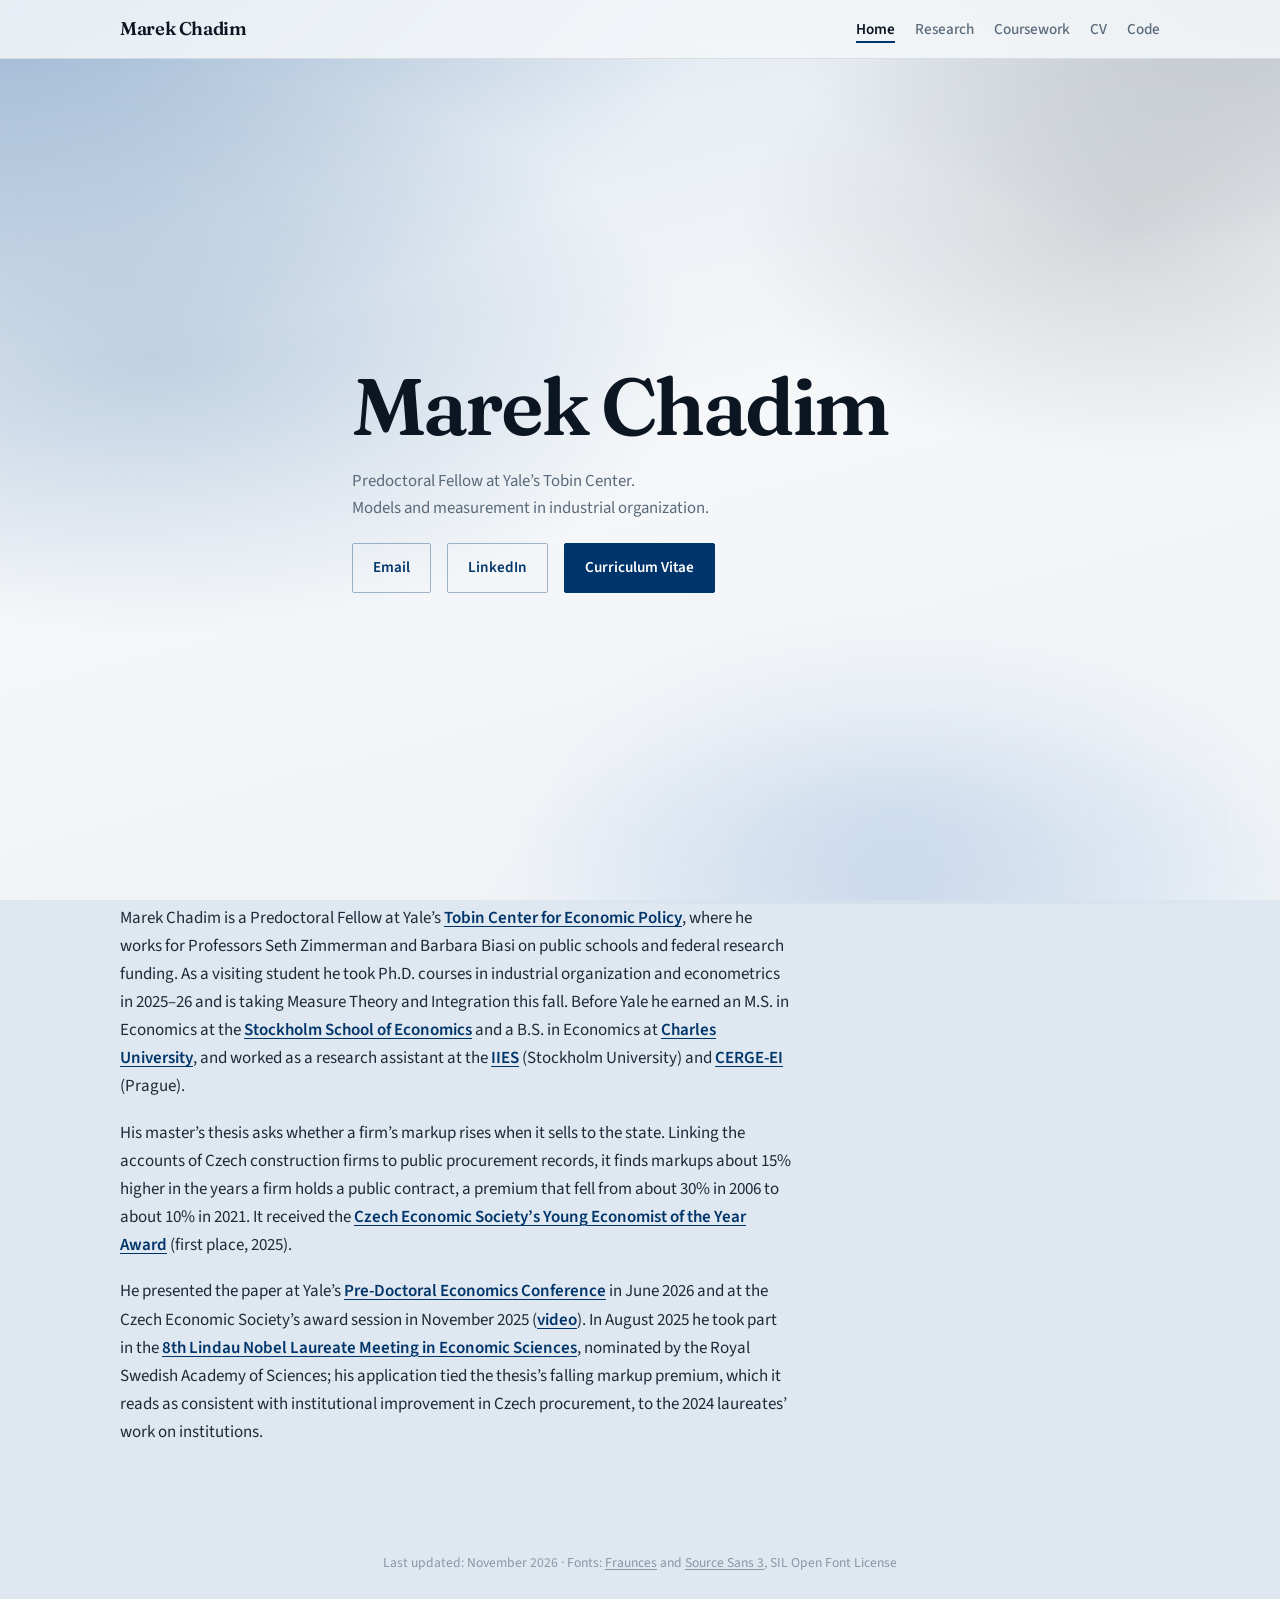
<file: index.html>
<!DOCTYPE html>
<html lang="en">
<head>
	<meta charset="utf-8">
	<meta name="viewport" content="width=device-width, initial-scale=1.0">
	<meta name="description" content="Marek Chadim, Predoctoral Fellow at Yale's Tobin Center. Models and measurement in industrial organization.">
	<meta name="keywords" content="Marek Chadim, economics, industrial organization, econometrics, economic models, measurement, market power, Yale, Tobin Center">
	<meta name="author" content="Marek Chadim">
	<meta property="og:title" content="Marek Chadim">
	<meta property="og:description" content="Marek Chadim, Predoctoral Fellow at Yale's Tobin Center.">
	<meta property="og:type" content="website">
	<meta property="og:url" content="https://marek-chadim.github.io/">
	<link rel="icon" type="image/png" href="favicon.png">
	<link rel="canonical" href="https://marek-chadim.github.io/">
	<link rel="stylesheet" type="text/css" href="site.css" media="all">
	<title>Marek Chadim</title>
</head>
<body>
<div class="site">
	<header class="site-header">
		<div class="site-header-inner">
			<a class="wordmark" href="index.html">Marek Chadim</a>
			<ul class="nav">
				<li><a class="active" href="index.html">Home</a></li>
				<li><a href="research.html">Research</a></li>
				<li><a href="coursework.html">Coursework</a></li>
				<li><a href="cv.pdf">CV</a></li>
				<li><a href="https://github.com/marek-chadim">Code</a></li>
			</ul>
		</div>
	</header>

	<main>
		<section class="hero hero--text" aria-label="Introduction">
			<div class="hero-copy">
				<h1 class="hero-brand">Marek Chadim</h1>
				<p class="hero-lede">Predoctoral Fellow at Yale&rsquo;s Tobin Center.<br>Models and measurement in industrial organization.</p>
				<div class="cta-row">
					<a class="btn btn-ghost" href="mailto:marek.chadim@yale.edu">Email</a>
					<a class="btn btn-ghost" href="https://www.linkedin.com/in/marek-chadim/">LinkedIn</a>
					<a class="btn btn-primary" href="cv.pdf">Curriculum Vitae</a>
				</div>
			</div>
		</section>

		<div class="page">
			<article class="content prose">
				<p>Marek Chadim is a Predoctoral Fellow at Yale&rsquo;s <a href="https://tobin.yale.edu/people/marek-chadim">Tobin Center for Economic Policy</a>, where he works for Professors Seth Zimmerman and Barbara Biasi on public schools and federal research funding. As a visiting student he took Ph.D. courses in industrial organization and econometrics in 2025&ndash;26 and is taking Measure Theory and Integration this fall. Before Yale he earned an M.S. in Economics at the <a href="https://www.hhs.se/">Stockholm School of Economics</a> and a B.S. in Economics at <a href="https://ies.fsv.cuni.cz/en">Charles University</a>, and worked as a research assistant at the <a href="https://www.su.se/english/divisions/institute-for-international-economic-studies">IIES</a> (Stockholm University) and <a href="https://www.cerge-ei.cz/">CERGE-EI</a> (Prague).</p>

				<p>His master&rsquo;s thesis asks whether a firm&rsquo;s markup rises when it sells to the state. Linking the accounts of Czech construction firms to public procurement records, it finds markups about 15% higher in the years a firm holds a public contract, a premium that fell from about 30% in 2006 to about 10% in 2021. It received the <a href="https://www.cse.cz/news/ceska-spolecnost-ekonomicka-udelila-cenu-mlady-ekonom-roku-2025">Czech Economic Society&rsquo;s Young Economist of the Year Award</a> (first place, 2025).</p>

				<p>He presented the paper at Yale&rsquo;s <a href="https://tobin.yale.edu/events/2026/2026-pre-doctoral-economics-conference">Pre-Doctoral Economics Conference</a> in June 2026 and at the Czech Economic Society&rsquo;s award session in November 2025 (<a href="https://www.youtube.com/watch?v=u0sUwCbN1N8">video</a>). In August 2025 he took part in the <a href="https://mediatheque.lindau-nobel.org/meetings/2025-econ">8th Lindau Nobel Laureate Meeting in Economic Sciences</a>, nominated by the Royal Swedish Academy of Sciences; his application tied the thesis&rsquo;s falling markup premium, which it reads as consistent with institutional improvement in Czech procurement, to the 2024 laureates&rsquo; work on institutions.</p>
			</article>
		</div>
	</main>

	<footer class="footer">
		Last updated: November 2026 · Fonts: <a href="fonts/OFL-Fraunces.txt">Fraunces</a> and <a href="fonts/OFL-SourceSans3.txt">Source Sans 3</a>, SIL Open Font License
	</footer>
</div>
</body>
</html>
</file>
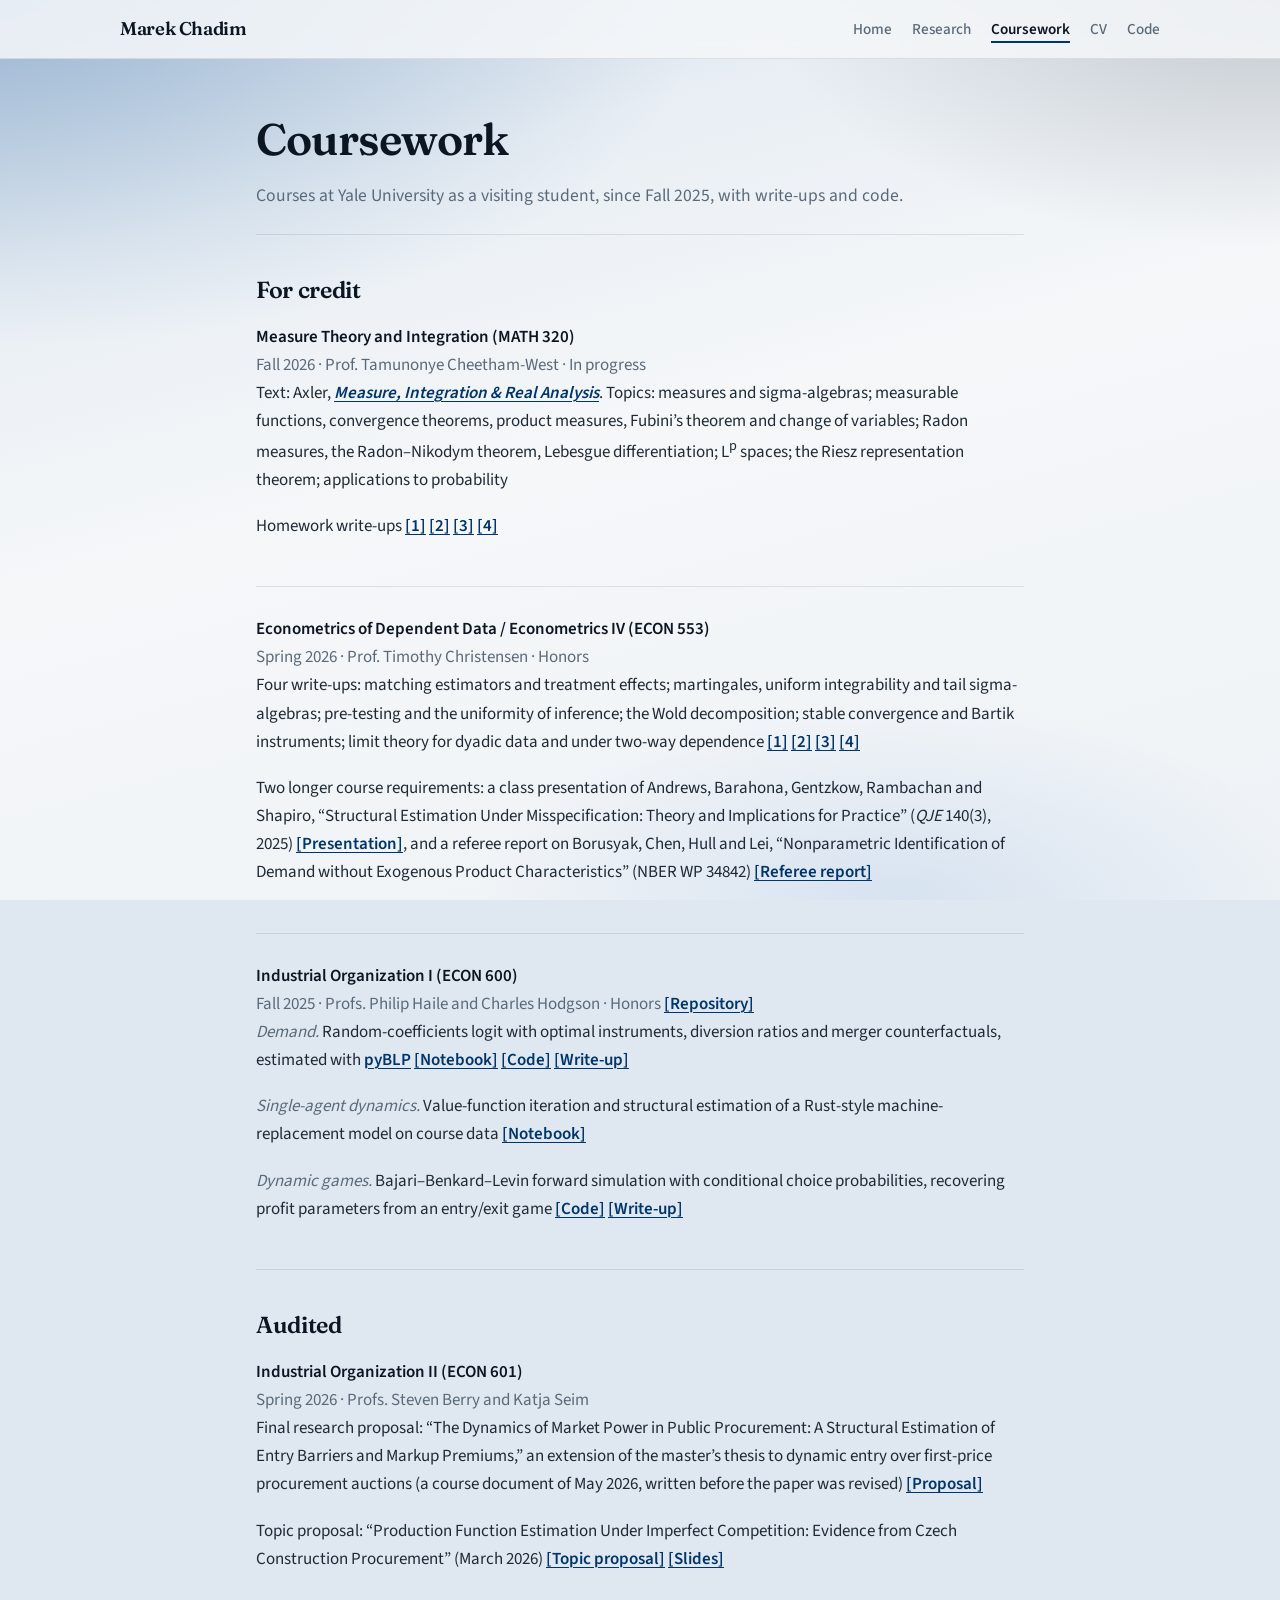
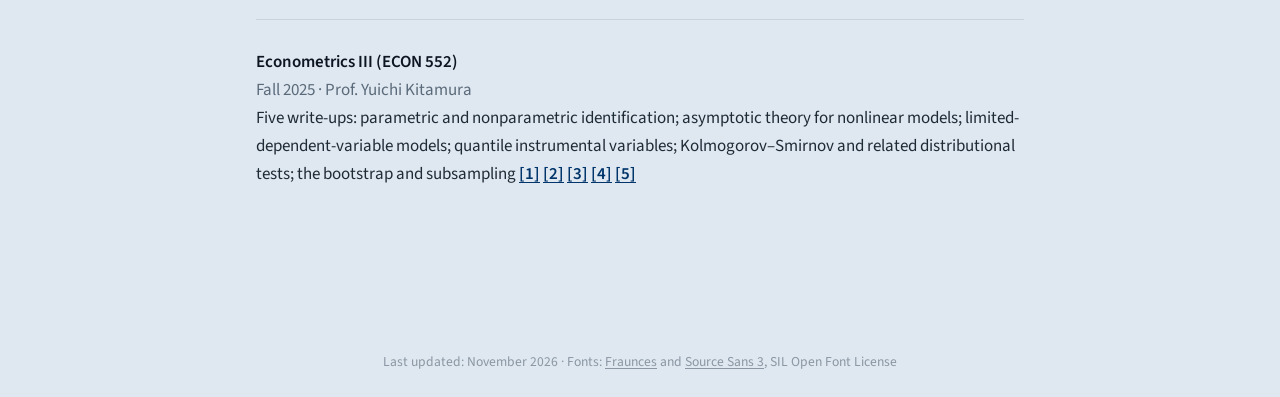
<file: coursework.html>
<!DOCTYPE html>
<html lang="en">
<head>
	<meta charset="utf-8">
	<meta name="viewport" content="width=device-width, initial-scale=1.0">
	<meta name="description" content="Ph.D. courses taken by Marek Chadim at Yale as a visiting student: econometrics and empirical industrial organization, with problem-set write-ups, notebooks and replication code">
	<meta name="keywords" content="econometrics, industrial organization, BLP, Rust, dynamic games, measure theory, problem sets, notebooks, graduate coursework">
	<meta name="author" content="Marek Chadim">
	<meta property="og:title" content="Coursework - Marek Chadim">
	<meta property="og:description" content="Ph.D. econometrics and empirical IO coursework: write-ups, notebooks and replication code.">
	<meta property="og:type" content="website">
	<meta property="og:url" content="https://marek-chadim.github.io/coursework.html">
	<link rel="icon" type="image/png" href="favicon.png">
	<link rel="canonical" href="https://marek-chadim.github.io/coursework.html">
	<link rel="stylesheet" type="text/css" href="site.css" media="all">
	<title>Coursework - Marek Chadim</title>
</head>
<body>
<div class="site">
	<header class="site-header">
		<div class="site-header-inner">
			<a class="wordmark" href="index.html">Marek Chadim</a>
			<ul class="nav">
				<li><a href="index.html">Home</a></li>
				<li><a href="research.html">Research</a></li>
				<li><a class="active" href="coursework.html">Coursework</a></li>
				<li><a href="cv.pdf">CV</a></li>
				<li><a href="https://github.com/marek-chadim">Code</a></li>
			</ul>
		</div>
	</header>

	<main class="page">
		<header class="mast">
			<h1>Coursework</h1>
			<p>Courses at Yale University as a visiting student, since Fall 2025, with write-ups and code.</p>
		</header>

		<div class="content-wide prose">
			<h2>For credit</h2>

			<div class="course" id="math320">
				<div class="course-title">Measure Theory and Integration (MATH 320)</div>
				<div class="meta">Fall 2026 &middot; Prof. Tamunonye Cheetham-West &middot; In progress</div>
				<p class="course-detail">Text: Axler, <a href="https://measure.axler.net"><em>Measure, Integration &amp; Real Analysis</em></a>. Topics: measures and sigma-algebras; measurable functions, convergence theorems, product measures, Fubini&rsquo;s theorem and change of variables; Radon measures, the Radon&ndash;Nikodym theorem, Lebesgue differentiation; L<sup>p</sup> spaces; the Riesz representation theorem; applications to probability</p>
				<p class="course-detail">Homework write-ups
					<a href="chadim_math320_hw1.pdf">[1]</a>
					<a href="chadim_math320_hw2.pdf">[2]</a>
					<a href="chadim_math320_hw3.pdf">[3]</a>
					<a href="chadim_math320_hw4.pdf">[4]</a></p>
			</div>

			<div class="course" id="econ553">
				<div class="course-title">Econometrics of Dependent Data / Econometrics IV (ECON 553)</div>
				<div class="meta">Spring 2026 &middot; Prof. Timothy Christensen &middot; Honors</div>
				<p class="course-detail">Four write-ups: matching estimators and treatment effects; martingales, uniform integrability and tail sigma-algebras; pre-testing and the uniformity of inference; the Wold decomposition; stable convergence and Bartik instruments; limit theory for dyadic data and under two-way dependence
					<a href="https://github.com/marek-chadim/econometrics/blob/main/yale/econometrics-iv/ps1.pdf">[1]</a>
					<a href="https://github.com/marek-chadim/econometrics/blob/main/yale/econometrics-iv/ps2.pdf">[2]</a>
					<a href="https://github.com/marek-chadim/econometrics/blob/main/yale/econometrics-iv/ps3.pdf">[3]</a>
					<a href="https://github.com/marek-chadim/econometrics/blob/main/yale/econometrics-iv/ps4.pdf">[4]</a></p>
				<p class="course-detail">Two longer course requirements: a class presentation of Andrews, Barahona, Gentzkow, Rambachan and Shapiro, &ldquo;Structural Estimation Under Misspecification: Theory and Implications for Practice&rdquo; (<em>QJE</em> 140(3), 2025)
					<a href="https://github.com/marek-chadim/econometrics/blob/main/yale/econometrics-iv/abgrs_presentation.pdf">[Presentation]</a>,
					and a referee report on Borusyak, Chen, Hull and Lei, &ldquo;Nonparametric Identification of Demand without Exogenous Product Characteristics&rdquo; (NBER WP 34842)
					<a href="https://github.com/marek-chadim/econometrics/blob/main/yale/econometrics-iv/referee_report_bchl.pdf">[Referee report]</a></p>
			</div>

			<div class="course" id="econ600">
				<div class="course-title">Industrial Organization I (ECON 600)</div>
				<div class="meta">Fall 2025 &middot; Profs. Philip Haile and Charles Hodgson &middot; Honors
					<a href="https://github.com/marek-chadim/empirical-io">[Repository]</a></div>
				<p class="course-detail"><em class="label">Demand.</em> Random-coefficients logit with optimal instruments, diversion ratios and merger counterfactuals, estimated with
					<a href="https://github.com/jeffgortmaker/pyblp">pyBLP</a>
					<a href="https://github.com/marek-chadim/empirical-io/blob/main/demand/blp.ipynb">[Notebook]</a>
					<a href="https://github.com/marek-chadim/empirical-io/blob/main/demand/blp.py">[Code]</a>
					<a href="https://github.com/marek-chadim/empirical-io/blob/main/demand/BLP_hw_chadim.pdf">[Write-up]</a></p>
				<p class="course-detail"><em class="label">Single-agent dynamics.</em> Value-function iteration and structural estimation of a Rust-style machine-replacement model on course data
					<a href="https://github.com/marek-chadim/empirical-io/blob/main/dynamics/dp.ipynb">[Notebook]</a></p>
				<p class="course-detail"><em class="label">Dynamic games.</em> Bajari&ndash;Benkard&ndash;Levin forward simulation with conditional choice probabilities, recovering profit parameters from an entry/exit game
					<a href="https://github.com/marek-chadim/empirical-io/blob/main/games/dg.py">[Code]</a>
					<a href="https://github.com/marek-chadim/empirical-io/blob/main/games/BBL_hw_chadim.pdf">[Write-up]</a></p>
			</div>

			<h2>Audited</h2>

			<div class="course" id="econ601">
				<div class="course-title">Industrial Organization II (ECON 601)</div>
				<div class="meta">Spring 2026 &middot; Profs. Steven Berry and Katja Seim</div>
				<p class="course-detail">Final research proposal: &ldquo;The Dynamics of Market Power in Public Procurement: A Structural Estimation of Entry Barriers and Markup Premiums,&rdquo; an extension of the master&rsquo;s thesis to dynamic entry over first-price procurement auctions (a course document of May 2026, written before the paper was revised)
					<a href="chadim_econ601_final_proposal.pdf">[Proposal]</a></p>
				<p class="course-detail">Topic proposal: &ldquo;Production Function Estimation Under Imperfect Competition: Evidence from Czech Construction Procurement&rdquo; (March 2026)
					<a href="chadim_econ601_topic_proposal.pdf">[Topic proposal]</a>
					<a href="chadim_econ601_topic_slides.pdf">[Slides]</a></p>
			</div>

			<div class="course" id="econ552">
				<div class="course-title">Econometrics III (ECON 552)</div>
				<div class="meta">Fall 2025 &middot; Prof. Yuichi Kitamura</div>
				<p class="course-detail">Five write-ups: parametric and nonparametric identification; asymptotic theory for nonlinear models; limited-dependent-variable models; quantile instrumental variables; Kolmogorov&ndash;Smirnov and related distributional tests; the bootstrap and subsampling
					<a href="https://github.com/marek-chadim/econometrics/blob/main/yale/econometrics-iii/hw1.pdf">[1]</a>
					<a href="https://github.com/marek-chadim/econometrics/blob/main/yale/econometrics-iii/hw2.pdf">[2]</a>
					<a href="https://github.com/marek-chadim/econometrics/blob/main/yale/econometrics-iii/hw3.pdf">[3]</a>
					<a href="https://github.com/marek-chadim/econometrics/blob/main/yale/econometrics-iii/hw4.pdf">[4]</a>
					<a href="https://github.com/marek-chadim/econometrics/blob/main/yale/econometrics-iii/hw5.pdf">[5]</a></p>
			</div>
		</div>
	</main>

	<footer class="footer">
		Last updated: November 2026 · Fonts: <a href="fonts/OFL-Fraunces.txt">Fraunces</a> and <a href="fonts/OFL-SourceSans3.txt">Source Sans 3</a>, SIL Open Font License
	</footer>
</div>
</body>
</html>
</file>
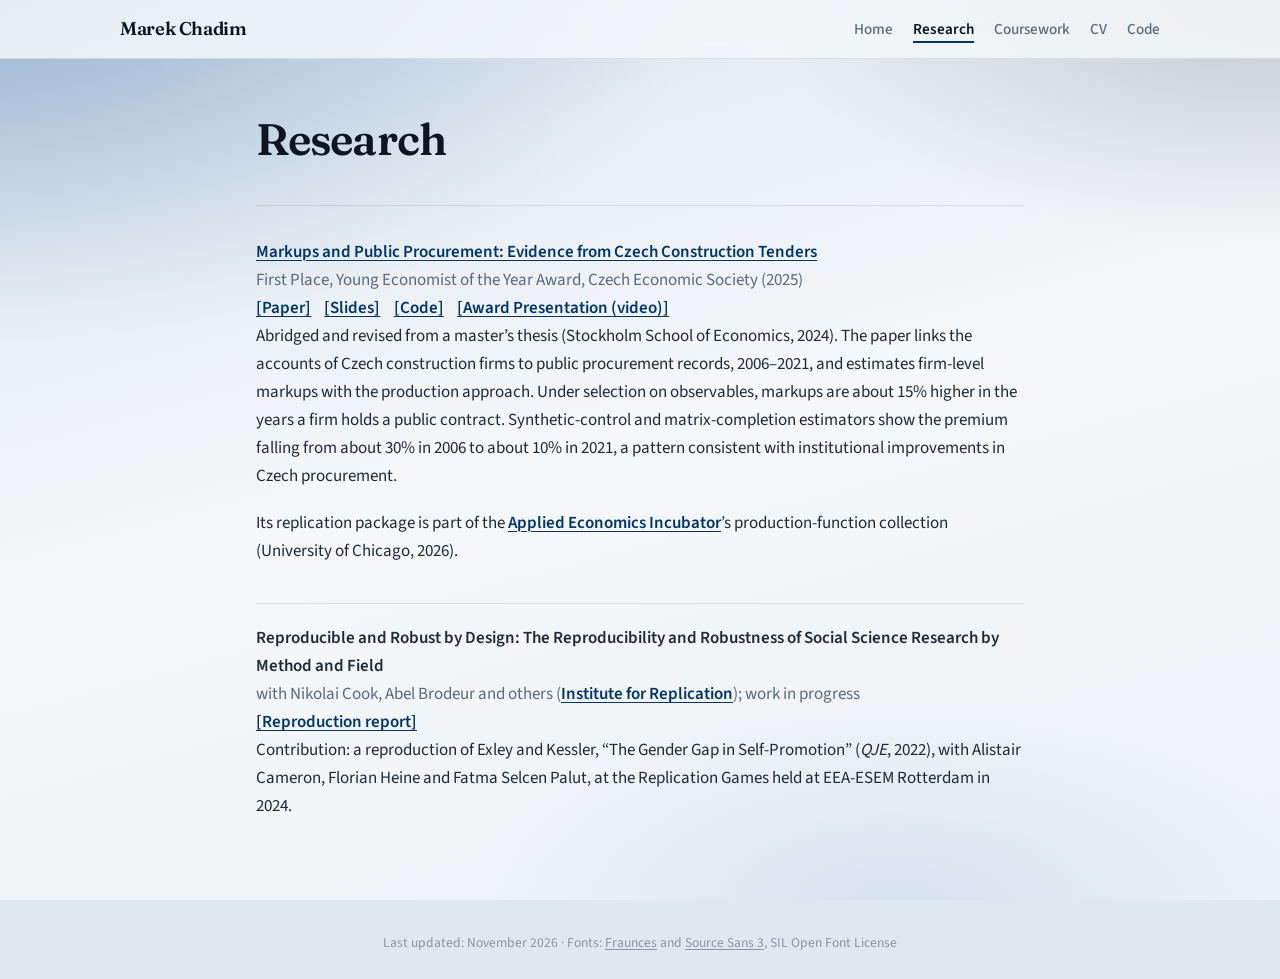
<file: research.html>
<!DOCTYPE html>
<html lang="en">
<head>
	<meta charset="utf-8">
	<meta name="viewport" content="width=device-width, initial-scale=1.0">
	<meta name="description" content="Research by Marek Chadim: markups and public procurement, with paper, slides and replication code.">
	<meta name="keywords" content="industrial organization, empirical methods, market power, markups, public procurement, research, economics">
	<meta name="author" content="Marek Chadim">
	<meta property="og:title" content="Research - Marek Chadim">
	<meta property="og:description" content="Research by Marek Chadim: markups and public procurement, with paper, slides and replication code.">
	<meta property="og:type" content="website">
	<meta property="og:url" content="https://marek-chadim.github.io/research.html">
	<link rel="icon" type="image/png" href="favicon.png">
	<link rel="canonical" href="https://marek-chadim.github.io/research.html">
	<link rel="stylesheet" type="text/css" href="site.css" media="all">
	<title>Research - Marek Chadim</title>
</head>
<body>
<div class="site">
	<header class="site-header">
		<div class="site-header-inner">
			<a class="wordmark" href="index.html">Marek Chadim</a>
			<ul class="nav">
				<li><a href="index.html">Home</a></li>
				<li><a class="active" href="research.html">Research</a></li>
				<li><a href="coursework.html">Coursework</a></li>
				<li><a href="cv.pdf">CV</a></li>
				<li><a href="https://github.com/marek-chadim">Code</a></li>
			</ul>
		</div>
	</header>

	<main class="page">
		<header class="mast">
			<h1>Research</h1>
		</header>

		<div class="content-wide prose">
			<ul class="work-list">
				<li>
					<strong><a href="./chadim_markups_procurement.pdf">Markups and Public Procurement: Evidence from Czech Construction Tenders</a></strong><br>
					<span class="meta">First Place, Young Economist of the Year Award, Czech Economic Society (2025)</span><br>
					<span class="links-inline">
						<a href="./chadim_markups_procurement.pdf">[Paper]</a>
						<a href="./chadim_markups_slides.pdf">[Slides]</a>
						<a href="https://github.com/marek-chadim/thesis">[Code]</a>
						<a href="https://www.youtube.com/watch?v=u0sUwCbN1N8">[Award Presentation (video)]</a>
					</span>
					<p>Abridged and revised from a master&rsquo;s thesis (Stockholm School of Economics, 2024). The paper links the accounts of Czech construction firms to public procurement records, 2006&ndash;2021, and estimates firm-level markups with the production approach. Under selection on observables, markups are about 15% higher in the years a firm holds a public contract. Synthetic-control and matrix-completion estimators show the premium falling from about 30% in 2006 to about 10% in 2021, a pattern consistent with institutional improvements in Czech procurement.</p>
					<p>Its replication package is part of the <a href="https://econincubator.uchicago.edu/events/git-hub/">Applied Economics Incubator</a>&rsquo;s production-function collection (University of Chicago, 2026).</p>
				</li>
				<li>
					<strong>Reproducible and Robust by Design: The Reproducibility and Robustness of Social Science Research by Method and Field</strong><br>
					<span class="meta">with Nikolai Cook, Abel Brodeur and others (<a href="https://i4replication.org">Institute for Replication</a>); work in progress</span><br>
					<span class="links-inline">
						<a href="https://osf.io/xph7u/overview">[Reproduction report]</a>
					</span>
					<p>Contribution: a reproduction of Exley and Kessler, &ldquo;The Gender Gap in Self-Promotion&rdquo; (<em>QJE</em>, 2022), with Alistair Cameron, Florian Heine and Fatma Selcen Palut, at the Replication Games held at EEA-ESEM Rotterdam in 2024.</p>
				</li>
			</ul>

		</div>
	</main>

	<footer class="footer">
		Last updated: November 2026 · Fonts: <a href="fonts/OFL-Fraunces.txt">Fraunces</a> and <a href="fonts/OFL-SourceSans3.txt">Source Sans 3</a>, SIL Open Font License
	</footer>
</div>
</body>
</html>
</file>
<file: site.css>
/*
  Marek Chadim — personal site
  Academic, brand-first layout. Yale blue as accent only.
*/

@font-face {
  font-family: "Fraunces";
  font-style: normal;
  font-weight: 500;
  font-display: swap;
  src: url("fonts/fraunces-500.woff2") format("woff2");
}

@font-face {
  font-family: "Fraunces";
  font-style: normal;
  font-weight: 600;
  font-display: swap;
  src: url("fonts/fraunces-600.woff2") format("woff2");
}

@font-face {
  font-family: "Source Sans 3";
  font-style: normal;
  font-weight: 400;
  font-display: swap;
  src: url("fonts/source-sans-400.woff2") format("woff2");
}

@font-face {
  font-family: "Source Sans 3";
  font-style: normal;
  font-weight: 500;
  font-display: swap;
  src: url("fonts/source-sans-500.woff2") format("woff2");
}

@font-face {
  font-family: "Source Sans 3";
  font-style: normal;
  font-weight: 600;
  font-display: swap;
  src: url("fonts/source-sans-600.woff2") format("woff2");
}

:root {
  --ink: #0c1522;
  --ink-soft: #1a2838;
  --mist: #e8eef4;
  --paper: #f5f7f9;
  --yale: #00356b;
  --yale-mid: #1a5a9c;
  --text: #1e2a36;
  --text-muted: #5a6a7a;
  --text-faint: #8a96a3;
  --line: rgba(12, 21, 34, 0.1);
  --focus: #286dc0;

  --font-display: "Fraunces", "Iowan Old Style", "Palatino Linotype", Palatino, Georgia, serif;
  --font-body: "Source Sans 3", "Helvetica Neue", Helvetica, sans-serif;

  --measure: 40rem;
  --page: 68rem;
  --ease: cubic-bezier(0.22, 1, 0.36, 1);
}

*,
*::before,
*::after {
  box-sizing: border-box;
}

html {
  scroll-behavior: smooth;
}

body {
  margin: 0;
  padding: 0;
  font-family: var(--font-body);
  font-size: 1.0625rem;
  line-height: 1.65;
  color: var(--text);
  background-color: #dfe8f0;
  background-image:
    radial-gradient(ellipse 100% 70% at 0% 0%, rgba(26, 90, 156, 0.28), transparent 55%),
    radial-gradient(ellipse 80% 55% at 100% 0%, rgba(12, 21, 34, 0.18), transparent 50%),
    radial-gradient(ellipse 60% 40% at 70% 100%, rgba(40, 109, 192, 0.12), transparent 55%),
    linear-gradient(165deg, #c9d7e6 0%, var(--mist) 22%, var(--paper) 48%, #eef2f6 100%);
  background-attachment: fixed;
  -webkit-font-smoothing: antialiased;
}

img {
  max-width: 100%;
  height: auto;
  display: block;
}

a {
  color: var(--yale);
  font-weight: 600;
  text-decoration-thickness: 1px;
  text-underline-offset: 0.15em;
  transition: color 0.2s var(--ease);
}

a:hover {
  color: var(--yale-mid);
}

a:focus-visible {
  outline: 2px solid var(--focus);
  outline-offset: 3px;
}

/* —— Layout shell —— */
.site {
  min-height: 100vh;
  display: flex;
  flex-direction: column;
}

.site-header {
  position: sticky;
  top: 0;
  z-index: 20;
  backdrop-filter: blur(10px);
  -webkit-backdrop-filter: blur(10px);
  background: rgba(245, 247, 249, 0.85);
  border-bottom: 1px solid var(--line);
}

.site-header-inner {
  max-width: var(--page);
  margin: 0 auto;
  padding: 0.85rem 1.5rem;
  display: flex;
  align-items: center;
  justify-content: space-between;
  gap: 1rem;
}

.wordmark {
  font-family: var(--font-display);
  font-size: 1.15rem;
  font-weight: 600;
  font-variation-settings: "SOFT" 40, "WONK" 0;
  letter-spacing: -0.02em;
  color: var(--ink);
  text-decoration: none;
}

.wordmark:hover {
  color: var(--yale);
  text-decoration: none;
}

.nav {
  display: flex;
  flex-wrap: wrap;
  gap: 0.15rem 1.25rem;
  list-style: none;
  margin: 0;
  padding: 0;
}

.nav a {
  position: relative;
  font-size: 0.95rem;
  font-weight: 500;
  color: var(--text-muted);
  text-decoration: none;
  padding: 0.2rem 0;
}

.nav a::after {
  content: "";
  position: absolute;
  left: 0;
  bottom: 0;
  width: 100%;
  height: 1.5px;
  background: var(--yale);
  transform: scaleX(0);
  transform-origin: left;
  transition: transform 0.35s var(--ease);
}

.nav a:hover {
  color: var(--ink);
  text-decoration: none;
}

.nav a:hover::after,
.nav a.active::after {
  transform: scaleX(1);
}

.nav a.active {
  color: var(--ink);
  font-weight: 600;
}

main {
  flex: 1;
}

.page {
  max-width: var(--page);
  margin: 0 auto;
  padding: 0 1.5rem 4rem;
}

.footer {
  max-width: var(--page);
  margin: 0 auto;
  padding: 1.5rem;
  text-align: center;
  font-size: 0.85rem;
  color: var(--text-faint);
}

.footer a {
  color: var(--text-faint);
  font-weight: 400;
}

.footer a:hover {
  color: var(--yale);
}

/* —— Home hero (typography + atmosphere; no portrait) —— */
.hero {
  position: relative;
  display: flex;
  align-items: center;
  min-height: calc(100vh - 3.4rem);
  width: 100%;
  margin: 0;
  overflow: hidden;
}

.hero--text::before {
  content: "";
  position: absolute;
  inset: 0;
  pointer-events: none;
  background:
    radial-gradient(ellipse 70% 55% at 12% 35%, rgba(26, 90, 156, 0.22), transparent 60%),
    radial-gradient(ellipse 55% 50% at 88% 20%, rgba(12, 21, 34, 0.14), transparent 55%),
    radial-gradient(ellipse 50% 40% at 70% 90%, rgba(40, 109, 192, 0.1), transparent 60%);
  animation: fade 1.2s var(--ease) both;
}

.hero-copy {
  position: relative;
  z-index: 1;
  display: flex;
  flex-direction: column;
  justify-content: center;
  width: 100%;
  max-width: 44rem;
  margin: 0 auto;
  padding: 3.75rem clamp(1.5rem, 5vw, 4.5rem) 4rem;
  text-align: left;
}

.hero-label {
  margin: 0 0 0.85rem;
  font-size: 0.8rem;
  font-weight: 500;
  letter-spacing: 0.04em;
  text-transform: none;
  color: var(--text-faint);
  animation: rise 0.9s var(--ease) both;
}

.hero-brand {
  margin: 0 0 1.25rem;
  font-family: var(--font-display);
  font-size: clamp(3rem, 8vw, 5rem);
  font-weight: 600;
  font-variation-settings: "SOFT" 30, "WONK" 0.4;
  line-height: 1.02;
  letter-spacing: -0.035em;
  color: var(--ink);
  animation: rise 0.9s var(--ease) 0.06s both;
}

.hero-headline {
  margin: 0 0 1rem;
  max-width: 24em;
  font-family: var(--font-display);
  font-size: clamp(1.3rem, 2.6vw, 1.7rem);
  font-weight: 500;
  font-variation-settings: "SOFT" 50, "WONK" 0;
  line-height: 1.35;
  color: var(--ink-soft);
  animation: rise 0.9s var(--ease) 0.14s both;
}

.hero-lede {
  margin: 0 0 1.25rem;
  max-width: 28em;
  font-size: 1.05rem;
  color: var(--text-muted);
  animation: rise 0.9s var(--ease) 0.2s both;
}

.hero-methods {
  margin: 0 0 1.85rem;
  max-width: 36em;
  font-size: 1.05rem;
  line-height: 1.6;
  color: var(--text);
  animation: rise 0.9s var(--ease) 0.24s both;
}

.cta-row {
  display: flex;
  flex-wrap: wrap;
  gap: 0.75rem 1rem;
  animation: rise 0.9s var(--ease) 0.3s both;
}

.btn {
  display: inline-flex;
  align-items: center;
  justify-content: center;
  padding: 0.7rem 1.25rem;
  font-family: var(--font-body);
  font-size: 0.95rem;
  font-weight: 600;
  text-decoration: none;
  border-radius: 2px;
  transition: background 0.25s var(--ease), color 0.25s var(--ease), border-color 0.25s var(--ease), transform 0.25s var(--ease);
}

.btn-primary {
  background: var(--yale);
  color: #fff;
  border: 1.5px solid var(--yale);
}

.btn-primary:hover {
  background: var(--ink);
  border-color: var(--ink);
  color: #fff;
  text-decoration: none;
  transform: translateY(-1px);
}

.btn-ghost {
  background: transparent;
  color: var(--yale);
  border: 1.5px solid rgba(0, 53, 107, 0.35);
}

.btn-ghost:hover {
  border-color: var(--yale);
  color: var(--yale);
  text-decoration: none;
  background: rgba(0, 53, 107, 0.04);
}

/* —— Interior page mast —— */
.mast {
  padding: 2.75rem 0 1.5rem;
  border-bottom: 1px solid var(--line);
  margin-bottom: 2rem;
}

.mast h1 {
  margin: 0 0 0.35rem;
  font-family: var(--font-display);
  font-size: clamp(2rem, 4vw, 2.75rem);
  font-weight: 600;
  letter-spacing: -0.02em;
  color: var(--ink);
  animation: rise 0.7s var(--ease) both;
}

.mast p {
  margin: 0;
  color: var(--text-muted);
  font-size: 1.1rem;
  animation: rise 0.7s var(--ease) 0.08s both;
}

/* —— Content —— */
.content {
  max-width: 42rem;
}

.content-wide {
  max-width: 48rem;
}

.prose p {
  margin: 0 0 1.15rem;
}

.prose h2,
.content h2 {
  margin: 2.25rem 0 0.85rem;
  font-family: var(--font-display);
  font-size: 1.45rem;
  font-weight: 600;
  color: var(--ink);
  letter-spacing: -0.015em;
}

.prose h3,
.content h3 {
  margin: 1.75rem 0 0.65rem;
  font-family: var(--font-display);
  font-size: 1.2rem;
  font-weight: 600;
  color: var(--ink-soft);
}

.prose ul,
.news-list,
.work-list {
  margin: 0 0 1.5rem;
  padding: 0;
  list-style: none;
}

.news-list li,
.work-list li {
  margin: 0 0 1.25rem;
  padding: 0 0 1.25rem;
  border-bottom: 1px solid var(--line);
}

.news-list li:last-child,
.work-list li:last-child {
  border-bottom: none;
  padding-bottom: 0;
}

.news-list em,
.meta {
  color: var(--text-muted);
  font-style: normal;
  font-variant-numeric: tabular-nums;
}

.links-inline a {
  margin-right: 0.65rem;
  white-space: nowrap;
}

.contact-block {
  margin-top: 2.5rem;
  padding-top: 1.5rem;
  border-top: 1px solid var(--line);
  color: var(--text-muted);
}

.credit {
  margin-top: 2.5rem;
  padding-top: 1.25rem;
  border-top: 1px solid var(--line);
  font-size: 0.95rem;
  color: var(--text-muted);
}

/* Coursework entries */
.course {
  margin: 0 0 1.75rem;
  padding: 0 0 1.75rem;
  border-bottom: 1px solid var(--line);
}

.course:last-child {
  border-bottom: none;
}

.course-title {
  font-weight: 600;
  color: var(--ink);
}

.course-detail {
  margin: 0.4rem 0 0;
  color: var(--text);
}

.course-detail em.label {
  font-style: italic;
  color: var(--text-muted);
}

/* —— Motion —— */
@keyframes rise {
  from {
    opacity: 0;
    transform: translateY(0.85rem);
  }
  to {
    opacity: 1;
    transform: translateY(0);
  }
}

@keyframes fade {
  from {
    opacity: 0;
  }
  to {
    opacity: 1;
  }
}

@media (prefers-reduced-motion: reduce) {
  *,
  *::before,
  *::after {
    animation: none !important;
    transition: none !important;
  }

  html {
    scroll-behavior: auto;
  }

  .hero--text::before {
    animation: none;
  }
}

/* —— Responsive —— */
@media screen and (max-width: 900px) {
  .hero {
    min-height: calc(100vh - 3.4rem);
  }

  .hero-copy {
    padding: 2.5rem 1.35rem 2.75rem;
    max-width: none;
  }

  .hero-brand {
    font-size: clamp(2.6rem, 11vw, 3.5rem);
  }
}

@media screen and (max-width: 640px) {
  .site-header-inner {
    flex-direction: column;
    align-items: flex-start;
    gap: 0.65rem;
    padding: 0.75rem 1.15rem;
  }

  .nav {
    gap: 0.1rem 1rem;
  }

  .page {
    padding: 0 1.15rem 3rem;
  }

  .hero {
    min-height: auto;
  }

  .hero-copy {
    padding: 2rem 1.15rem 2.5rem;
  }

  .cta-row {
    flex-direction: column;
    align-items: stretch;
  }

  .btn {
    width: 100%;
  }
}

@media print {
  body {
    background: white;
  }

  .site-header,
  .cta-row {
    break-inside: avoid;
  }

  .hero {
    display: block;
    min-height: auto;
  }

  .hero--text::before {
    display: none;
  }
}
</file>
